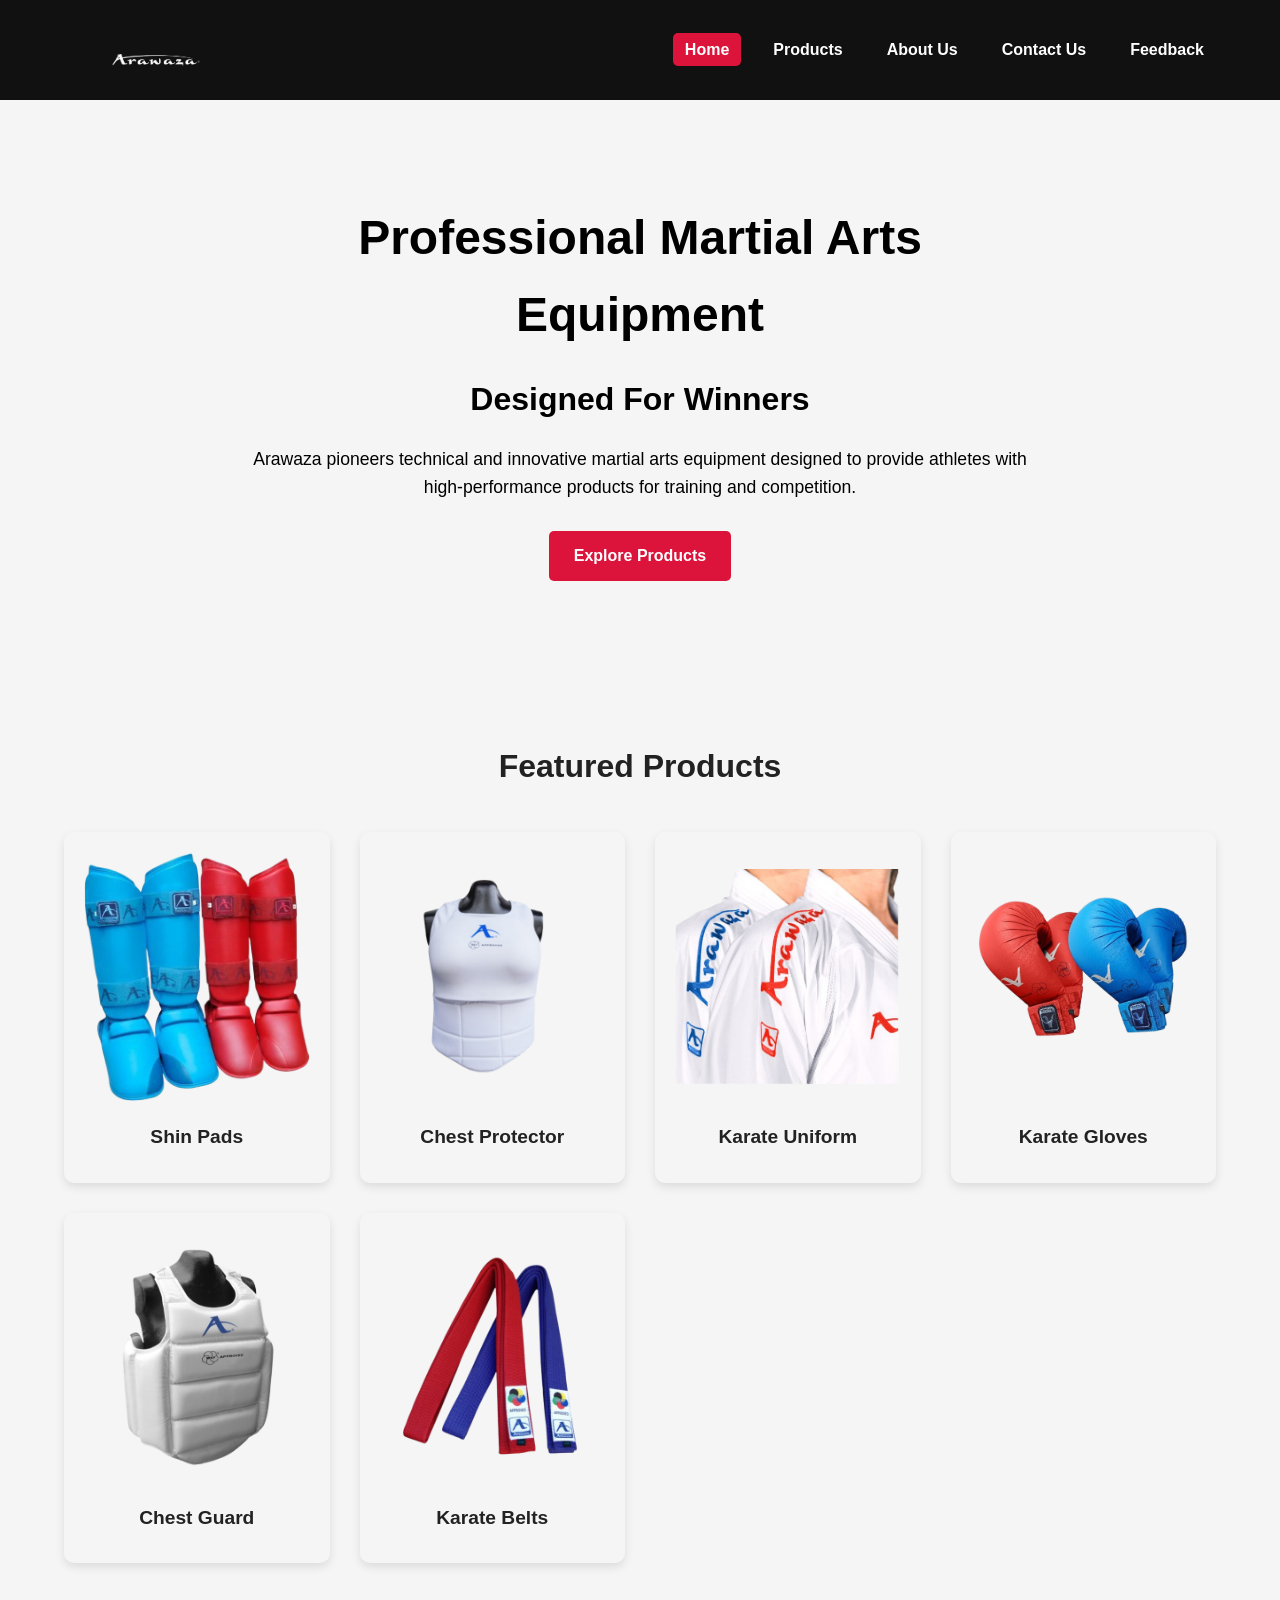
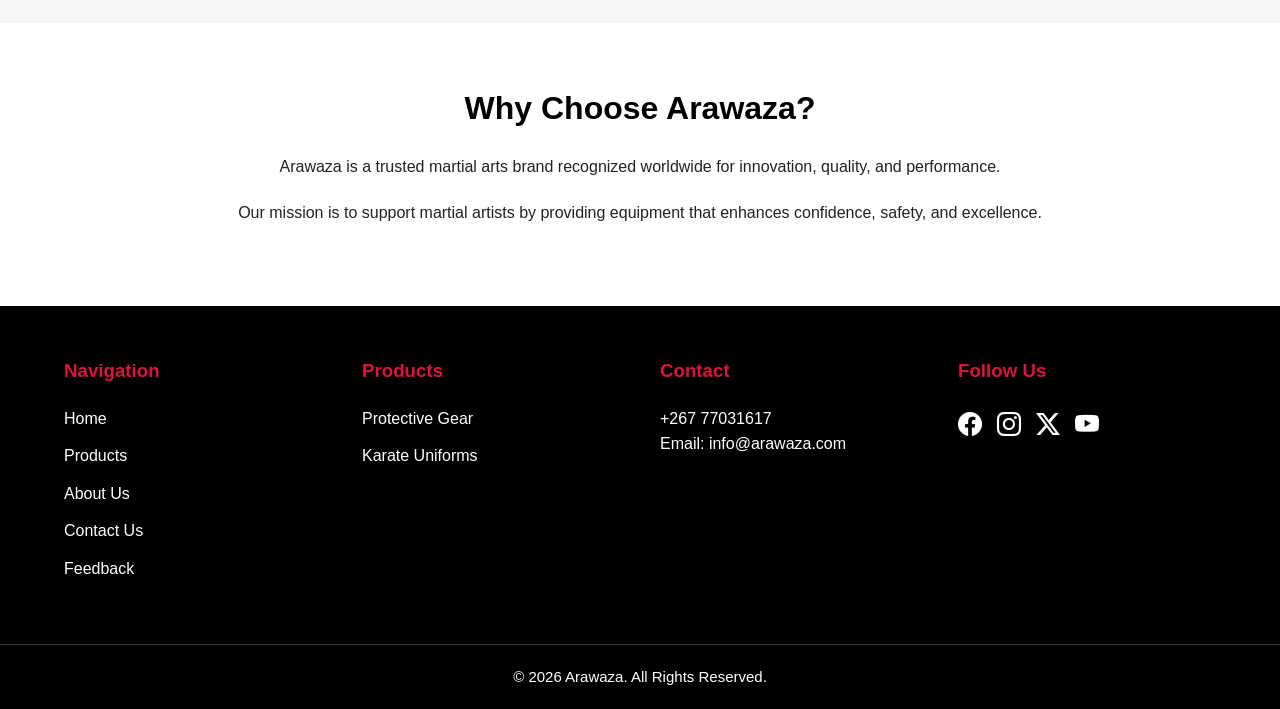
<file: index.html>
<!DOCTYPE html>
<html lang="en">

<head>

    <meta charset="UTF-8">

    <meta name="viewport"
    content="width=device-width, initial-scale=1.0">

    <title>Arawaza | Home</title>

    <!-- MAIN CSS -->
    <link rel="stylesheet"
    href="css/style.css">

    <!-- BOOTSTRAP ICONS -->
    <link rel="stylesheet"
    href="https://cdn.jsdelivr.net/npm/bootstrap-icons@1.11.3/font/bootstrap-icons.min.css">

</head>

<body>

    <!-- HEADER -->
    <header class="header">

        <!-- NAVIGATION -->
        <nav class="navbar">

            <!-- LOGO -->
            <section class="logo">

                <img src="images/logo.png"
                alt="Arawaza Logo"
                width="180"
                height="70">

            </section>

            <!-- NAVIGATION LINKS -->
            <ul class="nav-links">

                <li>
                    <a href="index.html"
                    class="active">
                        Home
                    </a>
                </li>

                <li>
                    <a href="products.html">
                        Products
                    </a>
                </li>

                <li>
                    <a href="about us.html">
                        About Us
                    </a>
                </li>

                <li>
                    <a href="contact us.html">
                        Contact Us
                    </a>
                </li>

                <li>
                    <a href="feedback.html">
                        Feedback
                    </a>
                </li>

            </ul>

        </nav>

    </header>

    <!-- MAIN CONTENT -->
    <main>

        <!-- HERO SECTION -->
        <section class="info">

            <!-- HERO CONTENT -->
            <article class="info-content">

                <h1>
                    Professional Martial Arts Equipment
                </h1>

                <h2>
                    Designed For Winners
                </h2>

                <p>
                    Arawaza pioneers technical and innovative
                    martial arts equipment designed to provide
                    athletes with high-performance products
                    for training and competition.
                </p>

                <a href="products.html"
                class="product-btn">
                    Explore Products
                </a>

            </article>

        </section>

        <!-- FEATURED PRODUCTS -->
        <section class="featured-products">

            <h2>
                Featured Products
            </h2>

            <!-- PRODUCT GRID -->
            <section class="product-grid">

                <!-- PRODUCT 1 -->
                <article class="product-card">

                    <img src="images/shin pads.png"
                    alt="Shin Pads"
                    width="250"
                    height="250">

                    <h3>
                        Shin Pads
                    </h3>

                </article>

                <!-- PRODUCT 2 -->
                <article class="product-card">

                    <img src="images/chest protector.png"
                    alt="Chest Protector"
                    width="250"
                    height="250">

                    <h3>
                        Chest Protector
                    </h3>

                </article>

                <!-- PRODUCT 3 -->
                <article class="product-card">

                    <img src="images/arawaza gi.png"
                    alt="Karate Uniform"
                    width="250"
                    height="250">

                    <h3>
                        Karate Uniform
                    </h3>

                </article>

                <!-- PRODUCT 4 -->
                <article class="product-card">

                    <img src="images/gloves.png"
                    alt="Karate Gloves"
                    width="250"
                    height="250">

                    <h3>
                        Karate Gloves
                    </h3>

                </article>

                <!-- PRODUCT 5 -->
                <article class="product-card">

                    <img src="images/chest gaurd.png"
                    alt="Chest Guard"
                    width="250"
                    height="250">

                    <h3>
                        Chest Guard
                    </h3>

                </article>

                <!-- PRODUCT 6 -->
                <article class="product-card">

                    <img src="images/belts.png"
                    alt="Karate Belts"
                    width="250"
                    height="250">

                    <h3>
                        Karate Belts
                    </h3>

                </article>

            </section>

        </section>

        <!-- COMPANY INFORMATION -->
        <section class="company-info">

            <article>

                <h2>
                    Why Choose Arawaza?
                </h2>

                <p>
                    Arawaza is a trusted martial arts brand
                    recognized worldwide for innovation,
                    quality, and performance.
                </p>

                <p>
                    Our mission is to support martial artists
                    by providing equipment that enhances
                    confidence, safety, and excellence.
                </p>

            </article>

        </section>

    </main>

    
    <!-- FOOTER -->
    <footer class="footer">

        <section class="footer-container">

            <!-- NAVIGATION -->
            <article class="footer-box">

                <h3>
                    Navigation
                </h3>

                <ul>

                    <li>
                        <a href="index.html">
                            Home
                        </a>
                    </li>

                    <li>
                        <a href="products.html">
                            Products
                        </a>
                    </li>

                    <li>
                        <a href="about us.html">
                            About Us
                        </a>
                    </li>

                    <li>
                        <a href="contact us.html">
                            Contact Us
                        </a>
                    </li>

                    <li>
                        <a href="feedback.html">
                            Feedback
                        </a>
                    </li>

                </ul>

            </article>

            <!-- PRODUCTS -->
            <article class="footer-box">

                <h3>
                    Products
                </h3>

                <ul>

                    <li>
                        <a href="#">
                            Protective Gear
                        </a>
                    </li>

                    <li>
                        <a href="#">
                            Karate Uniforms
                        </a>
                    </li>

                </ul>

            </article>

            <!-- CONTACT -->
            <article class="footer-box">

                <h3>
                    Contact
                </h3>

                <p>
                    +267 77031617
                </p>

                <p>
                    Email:
                    <a href="mailto:info@arawaza.com">info@arawaza.com</a>
                </p>

            </article>

            <!-- SOCIAL MEDIA -->
            <article class="footer-box">

                <h3>
                    Follow Us
                </h3>

                <section class="social-icons">

                    <a href="https://www.facebook.com/arawaza">
                        <i class="bi bi-facebook"></i>
                    </a>

                    <a href="https://www.instagram.com/arawaza_intl/">
                        <i class="bi bi-instagram"></i>
                    </a>

                    <a href="https://twitter.com/arawaza">
                        <i class="bi bi-twitter-x"></i>
                    </a>

                    <a href="https://www.youtube.com/channel/UCCpLAruYuJrFB9qGQUEV6tQ">
                        <i class="bi bi-youtube"></i>
                    </a>

                </section>

            </article>

        </section>

        <!-- COPYRIGHT -->
        <section class="copyright">

            <p>
                &copy; 2026 Arawaza.
                All Rights Reserved.
            </p>

        </section>

    </footer>

    
</body>

</html>
</file>
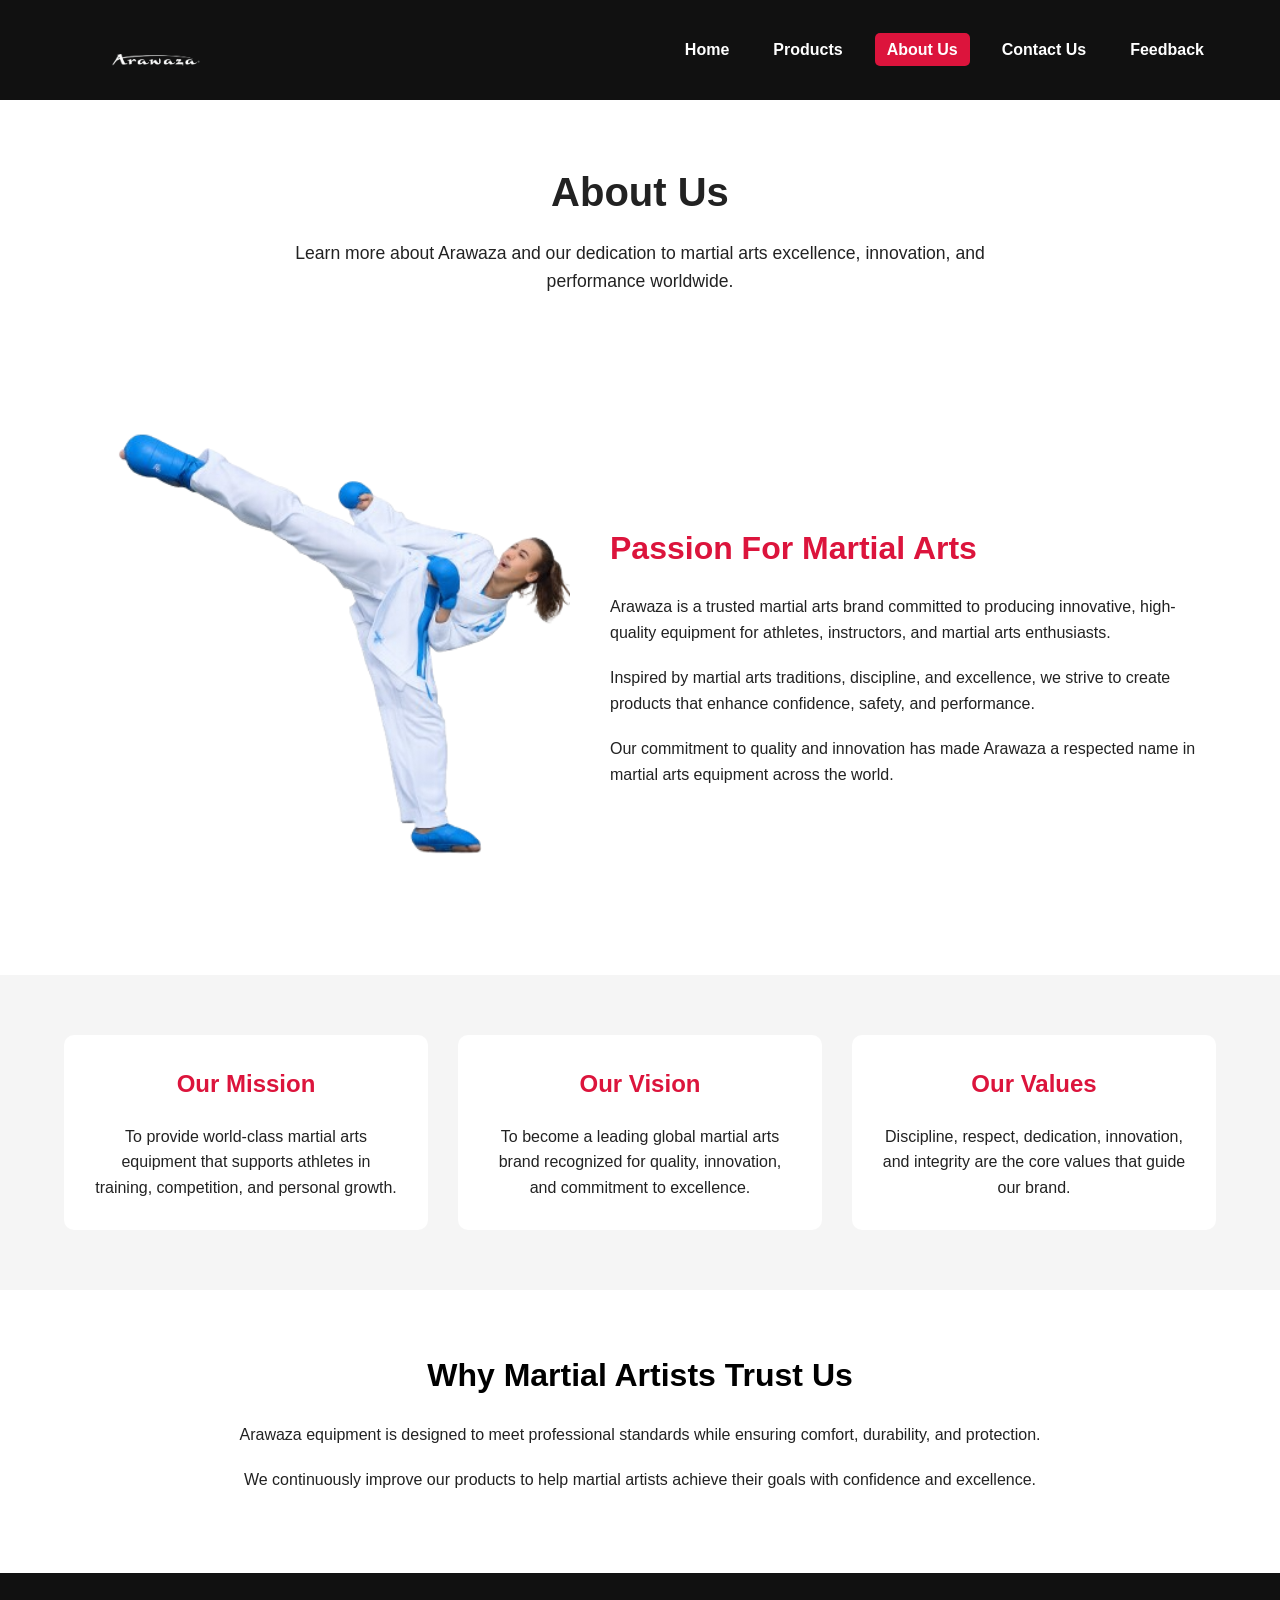
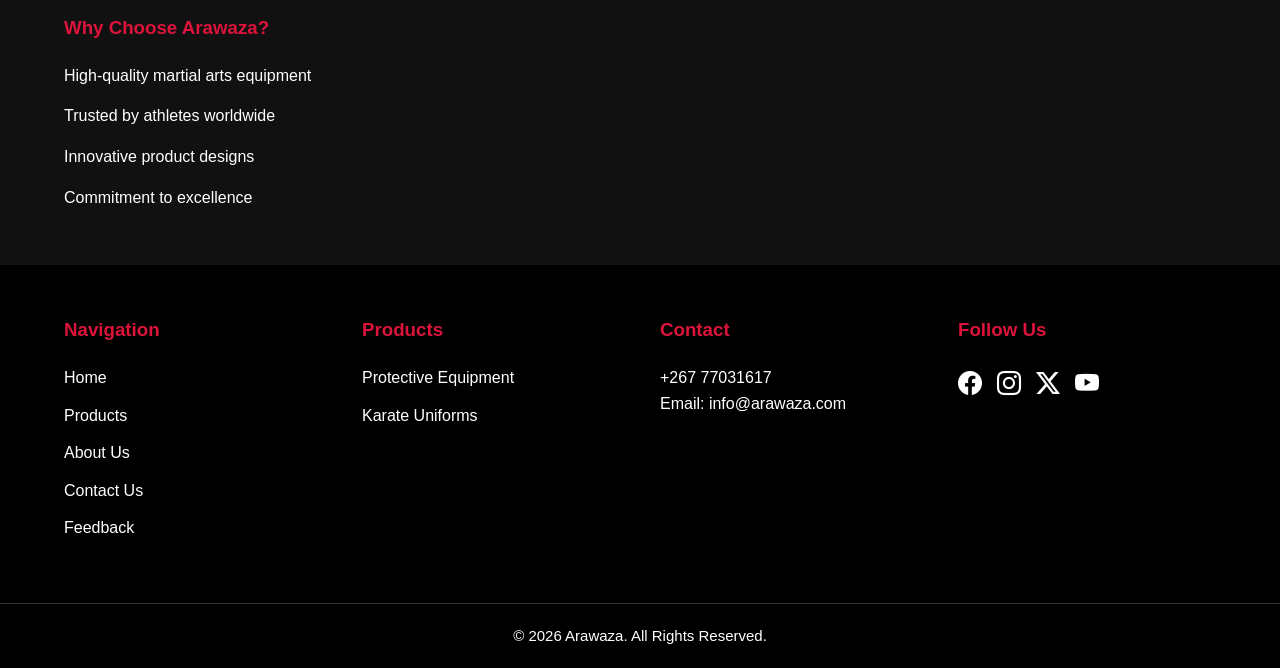
<file: about us.html>
<!DOCTYPE html>
<html lang="en">

<head>

    <meta charset="UTF-8">

    <meta name="viewport"
    content="width=device-width, initial-scale=1.0">

    <title>Arawaza | About Us</title>

    <!-- MAIN CSS -->
    <link rel="stylesheet"
    href="css/style.css">

    <!-- BOOTSTRAP ICONS -->
    <link rel="stylesheet"
    href="https://cdn.jsdelivr.net/npm/bootstrap-icons@1.11.3/font/bootstrap-icons.min.css">

</head>

<body>

    <!-- HEADER -->
    <header class="header">

        <!-- NAVIGATION -->
        <nav class="navbar">

            <!-- LOGO -->
            <section class="logo">

                <img src="images/logo.png"
                alt="Arawaza Logo"
                width="180"
                height="70">

            </section>

            <!-- NAV LINKS -->
            <ul class="nav-links">

                <li>
                    <a href="index.html">
                        Home
                    </a>
                </li>

                <li>
                    <a href="products.html">
                        Products
                    </a>
                </li>

                <li>
                    <a href="about us.html"
                    class="active">
                        About Us
                    </a>
                </li>

                <li>
                    <a href="contact us.html">
                        Contact Us
                    </a>
                </li>

                <li>
                    <a href="feedback.html">
                        Feedback
                    </a>
                </li>

            </ul>

        </nav>

    </header>

    <!-- MAIN CONTENT -->
    <main>

        <!-- PAGE TITLE -->
        <section class="page-title">

            <h1>
                About Us
            </h1>

            <p>
                Learn more about Arawaza and our dedication
                to martial arts excellence, innovation,
                and performance worldwide.
            </p>

        </section>

        <!-- ABOUT SECTION -->
        <section class="about-section">

            <!-- ABOUT IMAGE -->
            <article class="about-image">

                <img src="images/karate athlete.png"
                alt="Karate Athlete"
                width="500"
                height="500">

            </article>

            <!-- ABOUT CONTENT -->
            <article class="about-content">

                <h2>
                    Passion For Martial Arts
                </h2>

                <p>
                    Arawaza is a trusted martial arts brand
                    committed to producing innovative,
                    high-quality equipment for athletes,
                    instructors, and martial arts enthusiasts.
                </p>

                <p>
                    Inspired by martial arts traditions,
                    discipline, and excellence, we strive
                    to create products that enhance
                    confidence, safety, and performance.
                </p>

                <p>
                    Our commitment to quality and innovation
                    has made Arawaza a respected name in
                    martial arts equipment across the world.
                </p>

            </article>

        </section>

        <!-- MISSION SECTION -->
        <section class="mission-section">

            <!-- MISSION -->
            <article class="mission-box">

                <h2>
                    Our Mission
                </h2>

                <p>
                    To provide world-class martial arts
                    equipment that supports athletes in
                    training, competition, and personal growth.
                </p>

            </article>

            <!-- VISION -->
            <article class="mission-box">

                <h2>
                    Our Vision
                </h2>

                <p>
                    To become a leading global martial arts
                    brand recognized for quality, innovation,
                    and commitment to excellence.
                </p>

            </article>

            <!-- VALUES -->
            <article class="mission-box">

                <h2>
                    Our Values
                </h2>

                <p>
                    Discipline, respect, dedication,
                    innovation, and integrity are the
                    core values that guide our brand.
                </p>

            </article>

        </section>

        <!-- COMPANY INFORMATION -->
        <section class="company-info">

            <article>

                <h2>
                    Why Martial Artists Trust Us
                </h2>

                <p>
                    Arawaza equipment is designed to meet
                    professional standards while ensuring
                    comfort, durability, and protection.
                </p>

                <p>
                    We continuously improve our products
                    to help martial artists achieve their
                    goals with confidence and excellence.
                </p>

            </article>

        </section>

    </main>

    <aside class="quick-links">

        <h3>
            Why Choose Arawaza?
        </h3>

        <ul>

            <li>
                High-quality martial arts equipment
            </li>

            <li>
                Trusted by athletes worldwide
            </li>

            <li>
                Innovative product designs
            </li>

            <li>
                Commitment to excellence
            </li>

        </ul>

    </aside>

    <!-- FOOTER -->
    <footer class="footer">

        <section class="footer-container">

            <!-- NAVIGATION -->
            <article class="footer-box">

                <h3>
                    Navigation
                </h3>

                <ul>

                    <li>
                        <a href="index.html">
                            Home
                        </a>
                    </li>

                    <li>
                        <a href="products.html">
                            Products
                        </a>
                    </li>

                    <li>
                        <a href="about us.html">
                            About Us
                        </a>
                    </li>

                    <li>
                        <a href="contact us.html">
                            Contact Us
                        </a>
                    </li>

                    <li>
                        <a href="feedback.html">
                            Feedback
                        </a>
                    </li>

                </ul>

            </article>

            <!-- PRODUCTS -->
            <article class="footer-box">

                <h3>
                    Products
                </h3>

                <ul>

                    <li>
                        <a href="#">
                            Protective Equipment
                        </a>
                    </li>

                    <li>
                        <a href="#">
                            Karate Uniforms
                        </a>
                    </li>

                </ul>

            </article>

            <!-- CONTACT -->
            <article class="footer-box">

                <h3>
                    Contact
                </h3>

                <p>
                    +267 77031617
                </p>

                <p>
                    Email:
                    <a href="mailto:info@arawaza.com">info@arawaza.com</a>
                </p>

            </article>

            <!-- SOCIAL MEDIA -->
            <article class="footer-box">

                <h3>
                    Follow Us
                </h3>

                <section class="social-icons">

                    <a href="https://www.facebook.com/arawaza">
                        <i class="bi bi-facebook"></i>
                    </a>

                    <a href="https://www.instagram.com/arawaza_intl/">
                        <i class="bi bi-instagram"></i>
                    </a>

                    <a href="https://twitter.com/arawaza">
                        <i class="bi bi-twitter-x"></i>
                    </a>

                    <a href="https://www.youtube.com/channel/UCCpLAruYuJrFB9qGQUEV6tQ">
                        <i class="bi bi-youtube"></i>
                    </a>

                </section>

            </article>

        </section>

        <!-- COPYRIGHT -->
        <section class="copyright">

            <p>
                &copy; 2026 Arawaza.
                All Rights Reserved.
            </p>

        </section>

    </footer>
    
</body>

</html>
</file>
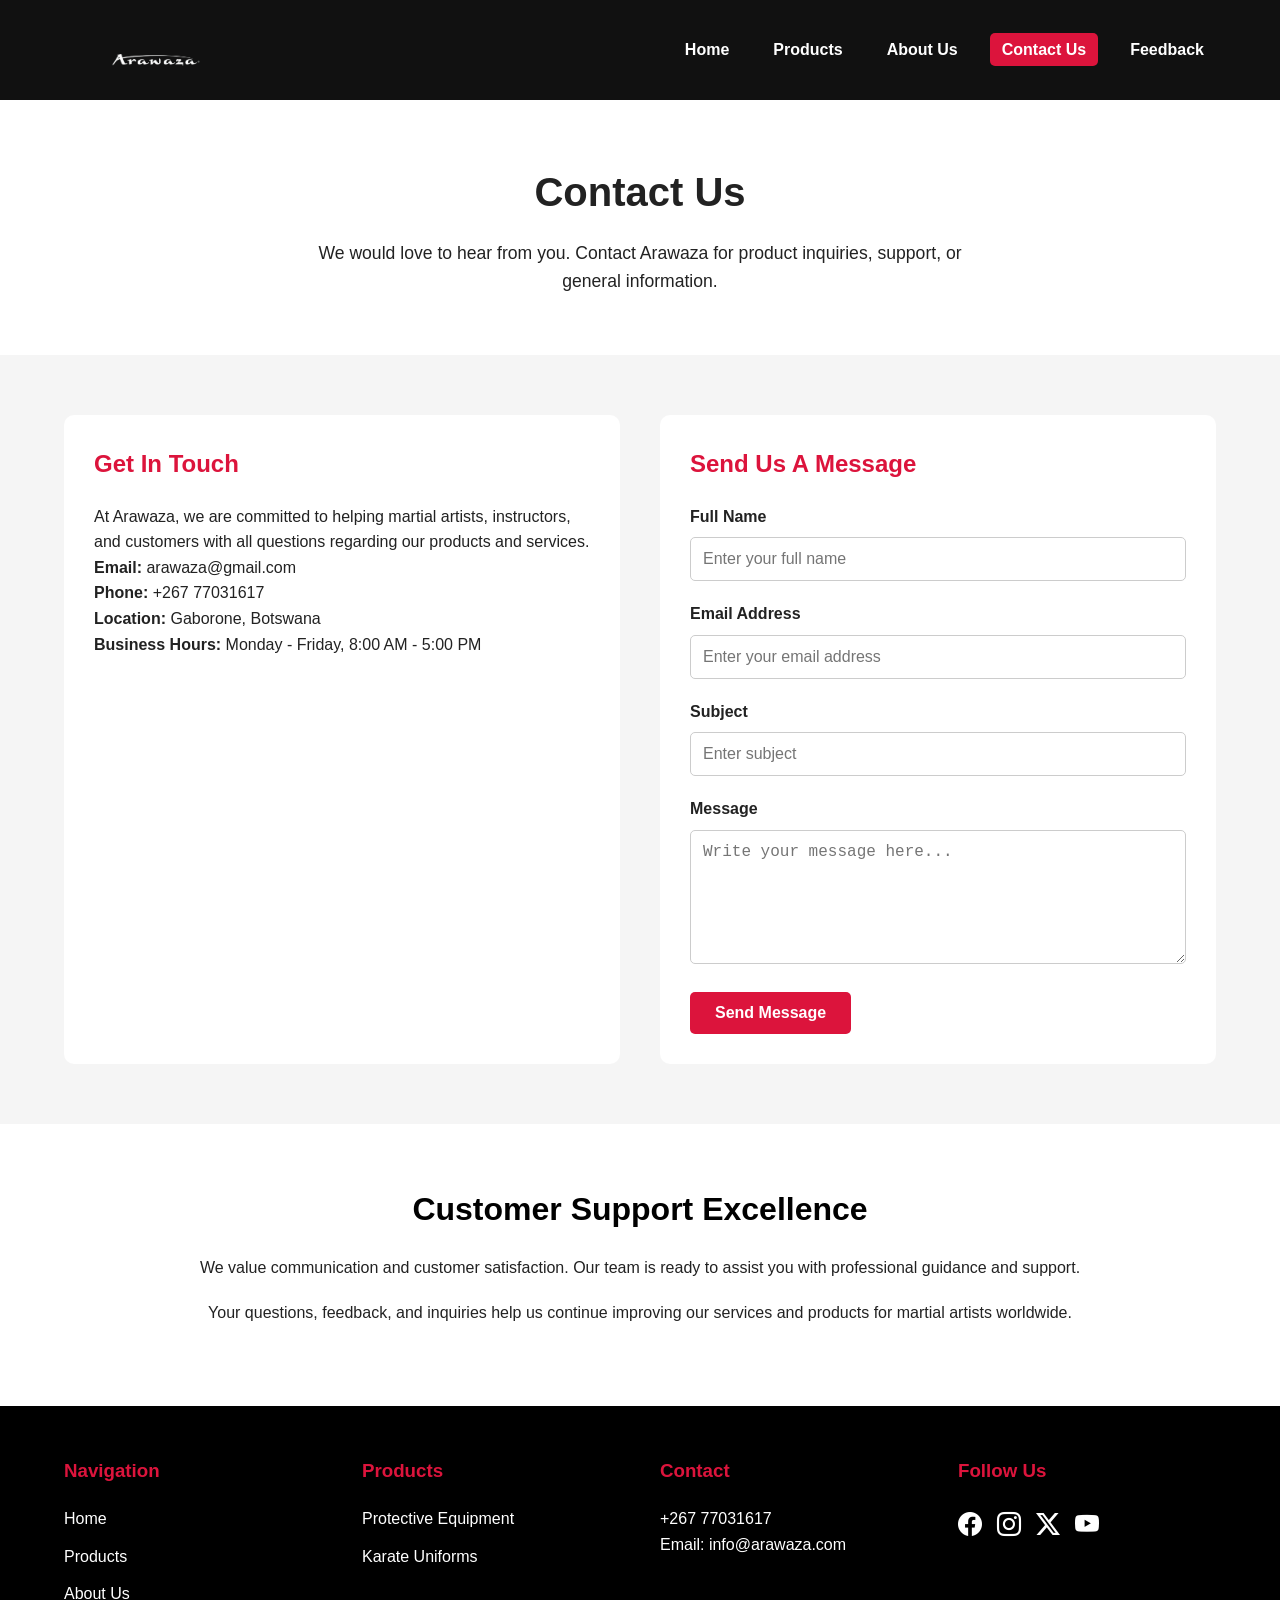
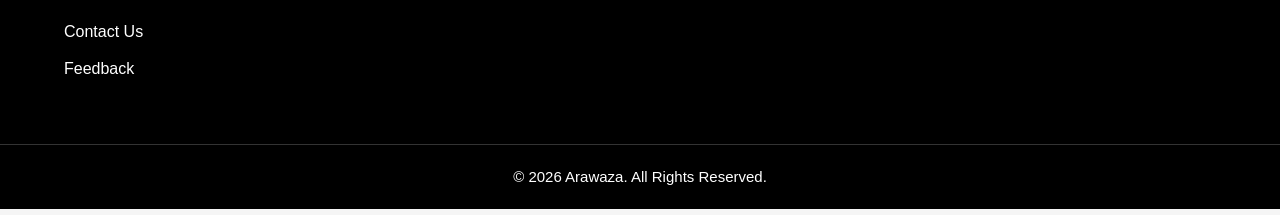
<file: contact us.html>
<!DOCTYPE html>
<html lang="en">

<head>

    <meta charset="UTF-8">

    <meta name="viewport"
    content="width=device-width, initial-scale=1.0">

    <title>Arawaza | Contact Us</title>

    <!-- MAIN CSS -->
    <link rel="stylesheet"
    href="css/style.css">

    <!-- BOOTSTRAP ICONS -->
    <link rel="stylesheet"
    href="https://cdn.jsdelivr.net/npm/bootstrap-icons@1.11.3/font/bootstrap-icons.min.css">

</head>

<body>

    <!-- HEADER -->
    <header class="header">

        <!-- NAVIGATION -->
        <nav class="navbar">

            <!-- LOGO -->
            <section class="logo">

                <img src="images/logo.png"
                alt="Arawaza Logo"
                width="180"
                height="70">

            </section>

            <!-- NAVIGATION LINKS -->
            <ul class="nav-links">

                <li>
                    <a href="index.html">
                        Home
                    </a>
                </li>

                <li>
                    <a href="products.html">
                        Products
                    </a>
                </li>

                <li>
                    <a href="about us.html">
                        About Us
                    </a>
                </li>

                <li>
                    <a href="contact us.html"
                    class="active">
                        Contact Us
                    </a>
                </li>

                <li>
                    <a href="feedback.html">
                        Feedback
                    </a>
                </li>

            </ul>

        </nav>

    </header>

    <!-- MAIN CONTENT -->
    <main>

        <!-- PAGE TITLE -->
        <section class="page-title">

            <h1>
                Contact Us
            </h1>

            <p>
                We would love to hear from you.
                Contact Arawaza for product inquiries,
                support, or general information.
            </p>

        </section>

        <!-- CONTACT SECTION -->
        <section class="contact-section">

            <!-- CONTACT INFORMATION -->
            <article class="contact-info">

                <h2>
                    Get In Touch
                </h2>

                <p>
                    At Arawaza, we are committed to helping
                    martial artists, instructors, and customers
                    with all questions regarding our products
                    and services.
                </p>

                <p>
                    <strong>Email:</strong>
                    arawaza@gmail.com
                </p>

                <p>
                    <strong>Phone:</strong>
                    +267 77031617
                </p>

                <p>
                    <strong>Location:</strong>
                    Gaborone, Botswana
                </p>

                <p>
                    <strong>Business Hours:</strong>
                    Monday - Friday,
                    8:00 AM - 5:00 PM
                </p>

            </article>

            <!-- CONTACT FORM -->
            <article class="contact-form">

                <h2>
                    Send Us A Message
                </h2>

                <form action="#"
                method="post">

                    <!-- NAME -->
                    <section class="form-group">

                        <label for="name">
                            Full Name
                        </label>

                        <input type="text"
                        id="name"
                        name="name"
                        placeholder="Enter your full name"
                        required>

                    </section>

                    <!-- EMAIL -->
                    <section class="form-group">

                        <label for="email">
                            Email Address
                        </label>

                        <input type="email"
                        id="email"
                        name="email"
                        placeholder="Enter your email address"
                        required>

                    </section>

                    <!-- SUBJECT -->
                    <section class="form-group">

                        <label for="subject">
                            Subject
                        </label>

                        <input type="text"
                        id="subject"
                        name="subject"
                        placeholder="Enter subject">

                    </section>

                    <!-- MESSAGE -->
                    <section class="form-group">

                        <label for="message">
                            Message
                        </label>

                        <textarea id="message"
                        name="message"
                        rows="6"
                        placeholder="Write your message here..."
                        required></textarea>

                    </section>

                    <!-- BUTTON -->
                    <button type="submit">

                        Send Message

                    </button>

                </form>

            </article>

        </section>

        <!-- COMPANY INFORMATION -->
        <section class="company-info">

            <article>

                <h2>
                    Customer Support Excellence
                </h2>

                <p>
                    We value communication and customer
                    satisfaction. Our team is ready to assist
                    you with professional guidance and support.
                </p>

                <p>
                    Your questions, feedback, and inquiries
                    help us continue improving our services
                    and products for martial artists worldwide.
                </p>

            </article>

        </section>

    </main>

   

    <!-- FOOTER -->
    <footer class="footer">

        <section class="footer-container">

            <!-- NAVIGATION -->
            <article class="footer-box">

                <h3>
                    Navigation
                </h3>

                <ul>

                    <li>
                        <a href="index.html">
                            Home
                        </a>
                    </li>

                    <li>
                        <a href="products.html">
                            Products
                        </a>
                    </li>

                    <li>
                        <a href="about us.html">
                            About Us
                        </a>
                    </li>

                    <li>
                        <a href="contact us.html">
                            Contact Us
                        </a>
                    </li>

                    <li>
                        <a href="feedback.html">
                            Feedback
                        </a>
                    </li>

                </ul>

            </article>

            <!-- PRODUCTS -->
            <article class="footer-box">

                <h3>
                    Products
                </h3>

                <ul>

                    <li>
                        <a href="#">
                            Protective Equipment
                        </a>
                    </li>

                    <li>
                        <a href="#">
                            Karate Uniforms
                        </a>
                    </li>

                </ul>

            </article>

            <!-- CONTACT -->
            <article class="footer-box">

                <h3>
                    Contact
                </h3>

                <p>
                    +267 77031617
                </p>

                <p>
                    Email:
                    <a href="mailto:info@arawaza.com">info@arawaza.com</a>
                </p>

            </article>

            <!-- SOCIAL MEDIA -->
            <article class="footer-box">

                <h3>
                    Follow Us
                </h3>

                <section class="social-icons">

                  <a href="https://www.facebook.com/arawaza">
                        <i class="bi bi-facebook"></i>
                    </a>

                    <a href="https://www.instagram.com/arawaza_intl/">
                        <i class="bi bi-instagram"></i>
                    </a>

                    <a href="https://twitter.com/arawaza">
                        <i class="bi bi-twitter-x"></i>
                    </a>

                    <a href="https://www.youtube.com/channel/UCCpLAruYuJrFB9qGQUEV6tQ">
                        <i class="bi bi-youtube"></i>
                    </a>

                </section>

            </article>

        </section>

        <!-- COPYRIGHT -->
        <section class="copyright">

            <p>
                &copy; 2026 Arawaza.
                All Rights Reserved.
            </p>

        </section>

    </footer>

    
</body>

</html>
</file>
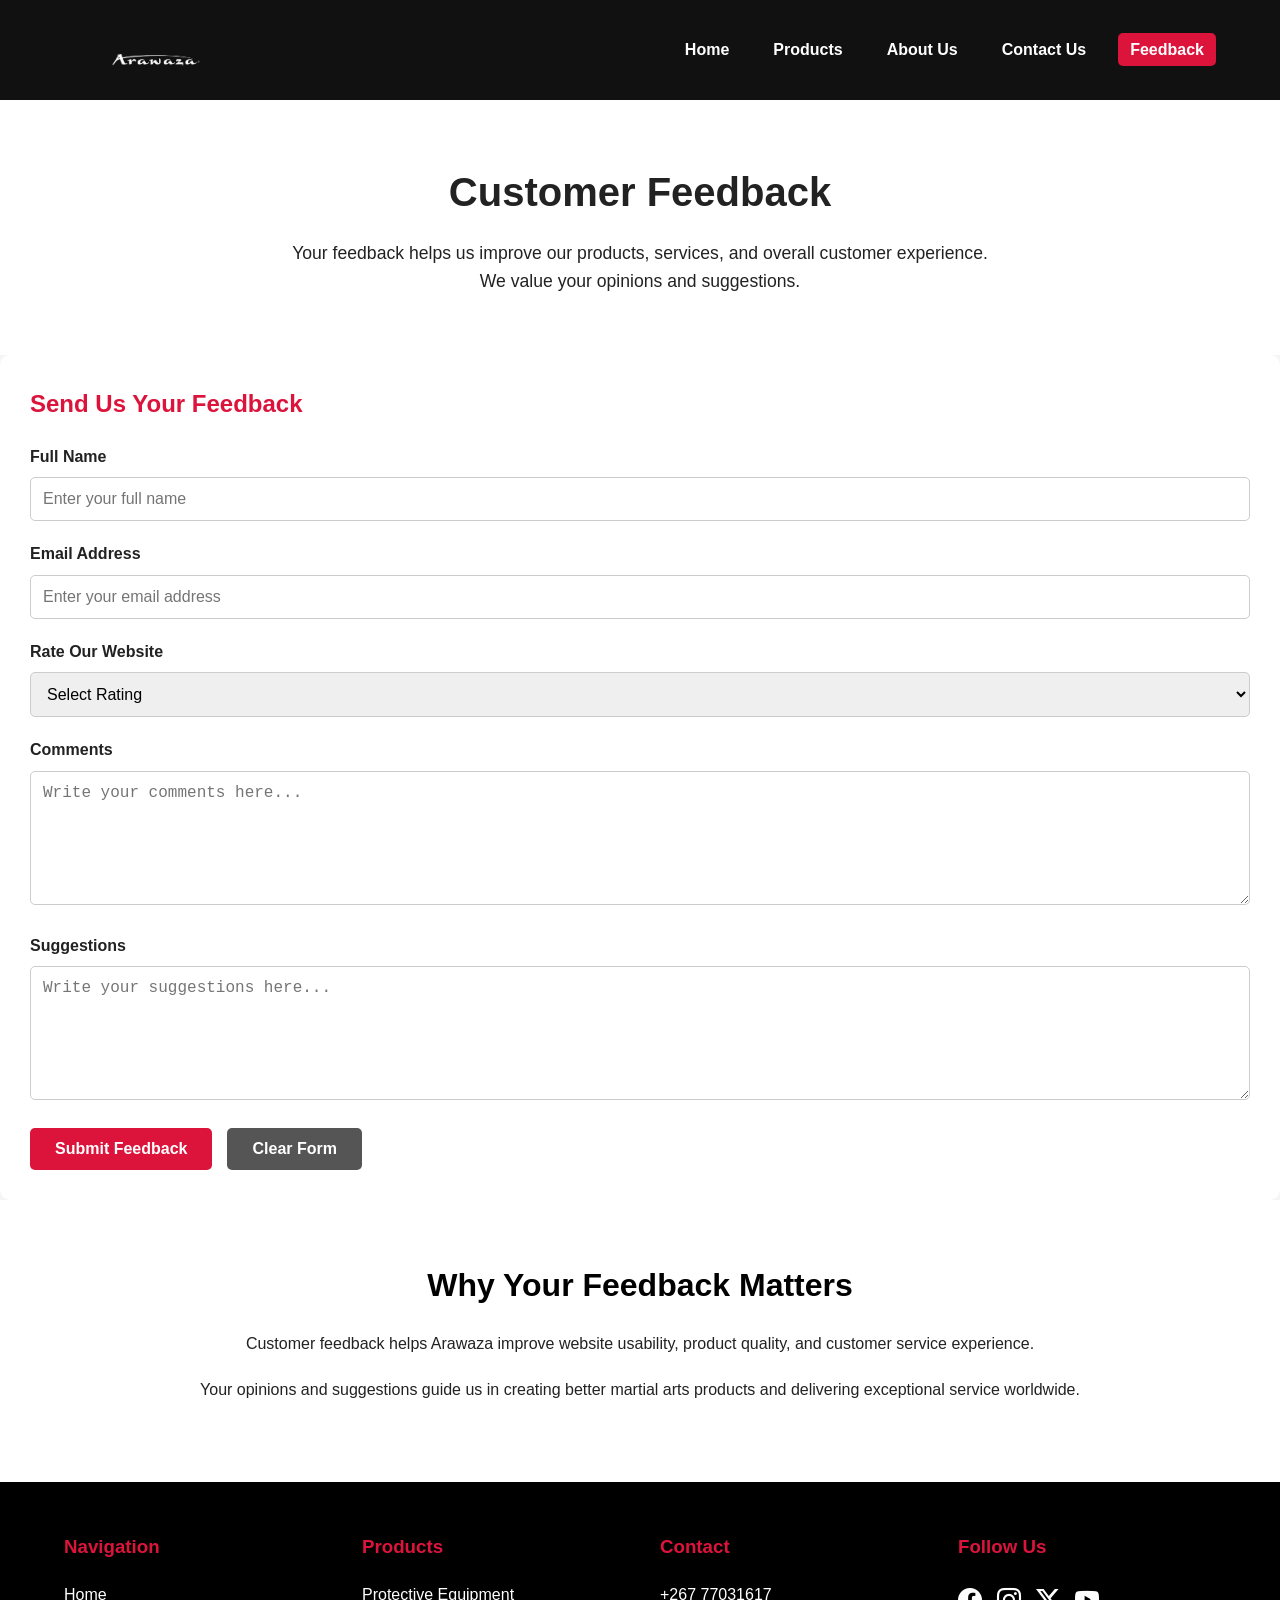
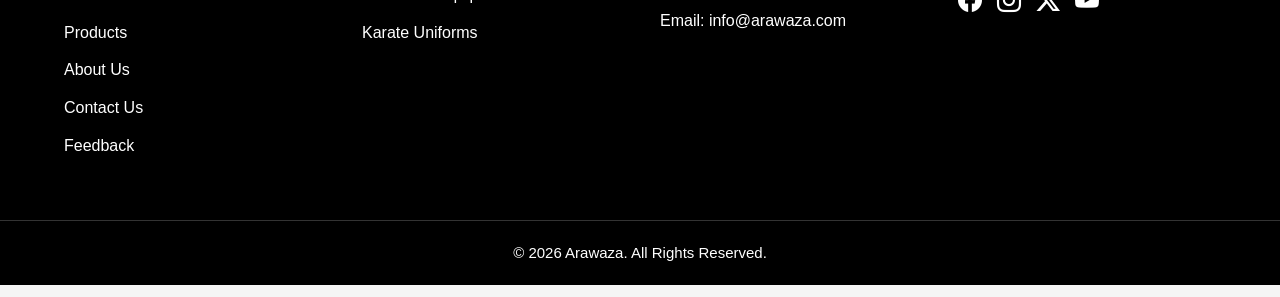
<file: feedback.html>
<!DOCTYPE html>
<html lang="en">

<head>

    <meta charset="UTF-8">

    <meta name="viewport"
    content="width=device-width, initial-scale=1.0">

    <title>Arawaza | Feedback</title>

    <!-- MAIN CSS -->
    <link rel="stylesheet"
    href="css/style.css">

    <!-- BOOTSTRAP ICONS -->
    <link rel="stylesheet"
    href="https://cdn.jsdelivr.net/npm/bootstrap-icons@1.11.3/font/bootstrap-icons.min.css">

</head>

<body>

    <!-- HEADER -->
    <header class="header">

        <!-- NAVIGATION -->
        <nav class="navbar">

            <!-- LOGO -->
            <section class="logo">

                <img src="images/logo.png"
                alt="Arawaza Logo"
                width="180"
                height="70">

            </section>

            <!-- NAVIGATION LINKS -->
            <ul class="nav-links">

                <li>
                    <a href="index.html">
                        Home
                    </a>
                </li>

                <li>
                    <a href="products.html">
                        Products
                    </a>
                </li>

                <li>
                    <a href="about us.html">
                        About Us
                    </a>
                </li>

                <li>
                    <a href="contact us.html">
                        Contact Us
                    </a>
                </li>

                <li>
                    <a href="feedback.html"
                    class="active">
                        Feedback
                    </a>
                </li>

            </ul>

        </nav>

    </header>

    <!-- MAIN CONTENT -->
    <main>

        <!-- PAGE TITLE -->
        <section class="page-title">

            <h1>
                Customer Feedback
            </h1>

            <p>
                Your feedback helps us improve our products,
                services, and overall customer experience.
                We value your opinions and suggestions.
            </p>

        </section>

        <!-- FEEDBACK SECTION -->
        <section class="feedback-section">

            <!-- FEEDBACK FORM -->
            <article class="feedback-form-container">

                <h2>
                    Send Us Your Feedback
                </h2>

                <form action="#"method="post"onsubmit="return validateForm()">

                    <!-- NAME -->
                    <section class="form-group">

                        <label for="name">
                            Full Name
                        </label>

                        <input type="text"
                        id="name"
                        name="name"
                        placeholder="Enter your full name"
                        required>

                    </section>

                    <!-- EMAIL -->
                    <section class="form-group">

                        <label for="email">
                            Email Address
                        </label>

                        <input type="email"
                        id="email"
                        name="email"
                        placeholder="Enter your email address"
                        required>

                    </section>

                    <!-- RATING -->
                    <section class="form-group">

                        <label for="rating">
                            Rate Our Website
                        </label>

                        <select id="rating"
                        name="rating"
                        required>

                            <option value="">
                                Select Rating
                            </option>

                            <option value="excellent">
                                Excellent
                            </option>

                            <option value="good">
                                Good
                            </option>

                            <option value="average">
                                Average
                            </option>

                            <option value="poor">
                                Poor
                            </option>

                        </select>

                    </section>

                    <!-- COMMENTS -->
                    <section class="form-group">

                        <label for="comments">
                            Comments
                        </label>

                        <textarea id="comments"
                        name="comments"
                        rows="6"
                        placeholder="Write your comments here..."
                        required></textarea>

                    </section>

                    <!-- SUGGESTIONS -->
                    <section class="form-group">

                        <label for="suggestions">
                            Suggestions
                        </label>

                        <textarea id="suggestions"
                        name="suggestions"
                        rows="6"
                        placeholder="Write your suggestions here..."></textarea>

                    </section>

                    <!-- BUTTONS -->
                    <section class="button-group">

                        <button type="submit">

                            Submit Feedback

                        </button>

                        <button type="reset"
                        class="clear-btn">

                            Clear Form

                        </button>

                    </section>

                </form>

            </article>

        </section>

        <!-- COMPANY INFORMATION -->
        <section class="company-info">

            <article>

                <h2>
                    Why Your Feedback Matters
                </h2>

                <p>
                    Customer feedback helps Arawaza improve
                    website usability, product quality,
                    and customer service experience.
                </p>

                <p>
                    Your opinions and suggestions guide us
                    in creating better martial arts products
                    and delivering exceptional service
                    worldwide.
                </p>

            </article>

        </section>

    </main>

   

    <!-- FOOTER -->
    <footer class="footer">

        <section class="footer-container">

            <!-- NAVIGATION -->
            <article class="footer-box">

                <h3>
                    Navigation
                </h3>

                <ul>

                    <li>
                        <a href="index.html">
                            Home
                        </a>
                    </li>

                    <li>
                        <a href="products.html">
                            Products
                        </a>
                    </li>

                    <li>
                        <a href="about us.html">
                            About Us
                        </a>
                    </li>

                    <li>
                        <a href="contact us.html">
                            Contact Us
                        </a>
                    </li>

                    <li>
                        <a href="feedback.html">
                            Feedback
                        </a>
                    </li>

                </ul>

            </article>

            <!-- PRODUCTS -->
            <article class="footer-box">

                <h3>
                    Products
                </h3>

                <ul>

                    <li>
                        <a href="#">
                            Protective Equipment
                        </a>
                    </li>

                    <li>
                        <a href="#">
                            Karate Uniforms
                        </a>
                    </li>

                </ul>

            </article>

            <!-- CONTACT -->
            <article class="footer-box">

                <h3>
                    Contact
                </h3>

                <p>
                    +267 77031617
                </p>

                <p>
                    Email:
                    <a href="mailto:info@arawaza.com">info@arawaza.com</a>
                </p>

            </article>

            <!-- SOCIAL MEDIA -->
            <article class="footer-box">

                <h3>
                    Follow Us
                </h3>

                <section class="social-icons">

                    <a href="https://www.facebook.com/arawaza">
                        <i class="bi bi-facebook"></i>
                    </a>

                    <a href="https://www.instagram.com/arawaza_intl/">
                        <i class="bi bi-instagram"></i>
                    </a>

                    <a href="https://twitter.com/arawaza">
                        <i class="bi bi-twitter-x"></i>
                    </a>

                    <a href="https://www.youtube.com/channel/UCCpLAruYuJrFB9qGQUEV6tQ">
                        <i class="bi bi-youtube"></i>
                    </a>
                </section>

            </article>

        </section>

        <!-- COPYRIGHT -->
        <section class="copyright">

            <p>
                &copy; 2026 Arawaza.
                All Rights Reserved.
            </p>

        </section>

    </footer>

</body>

</html>
</file>
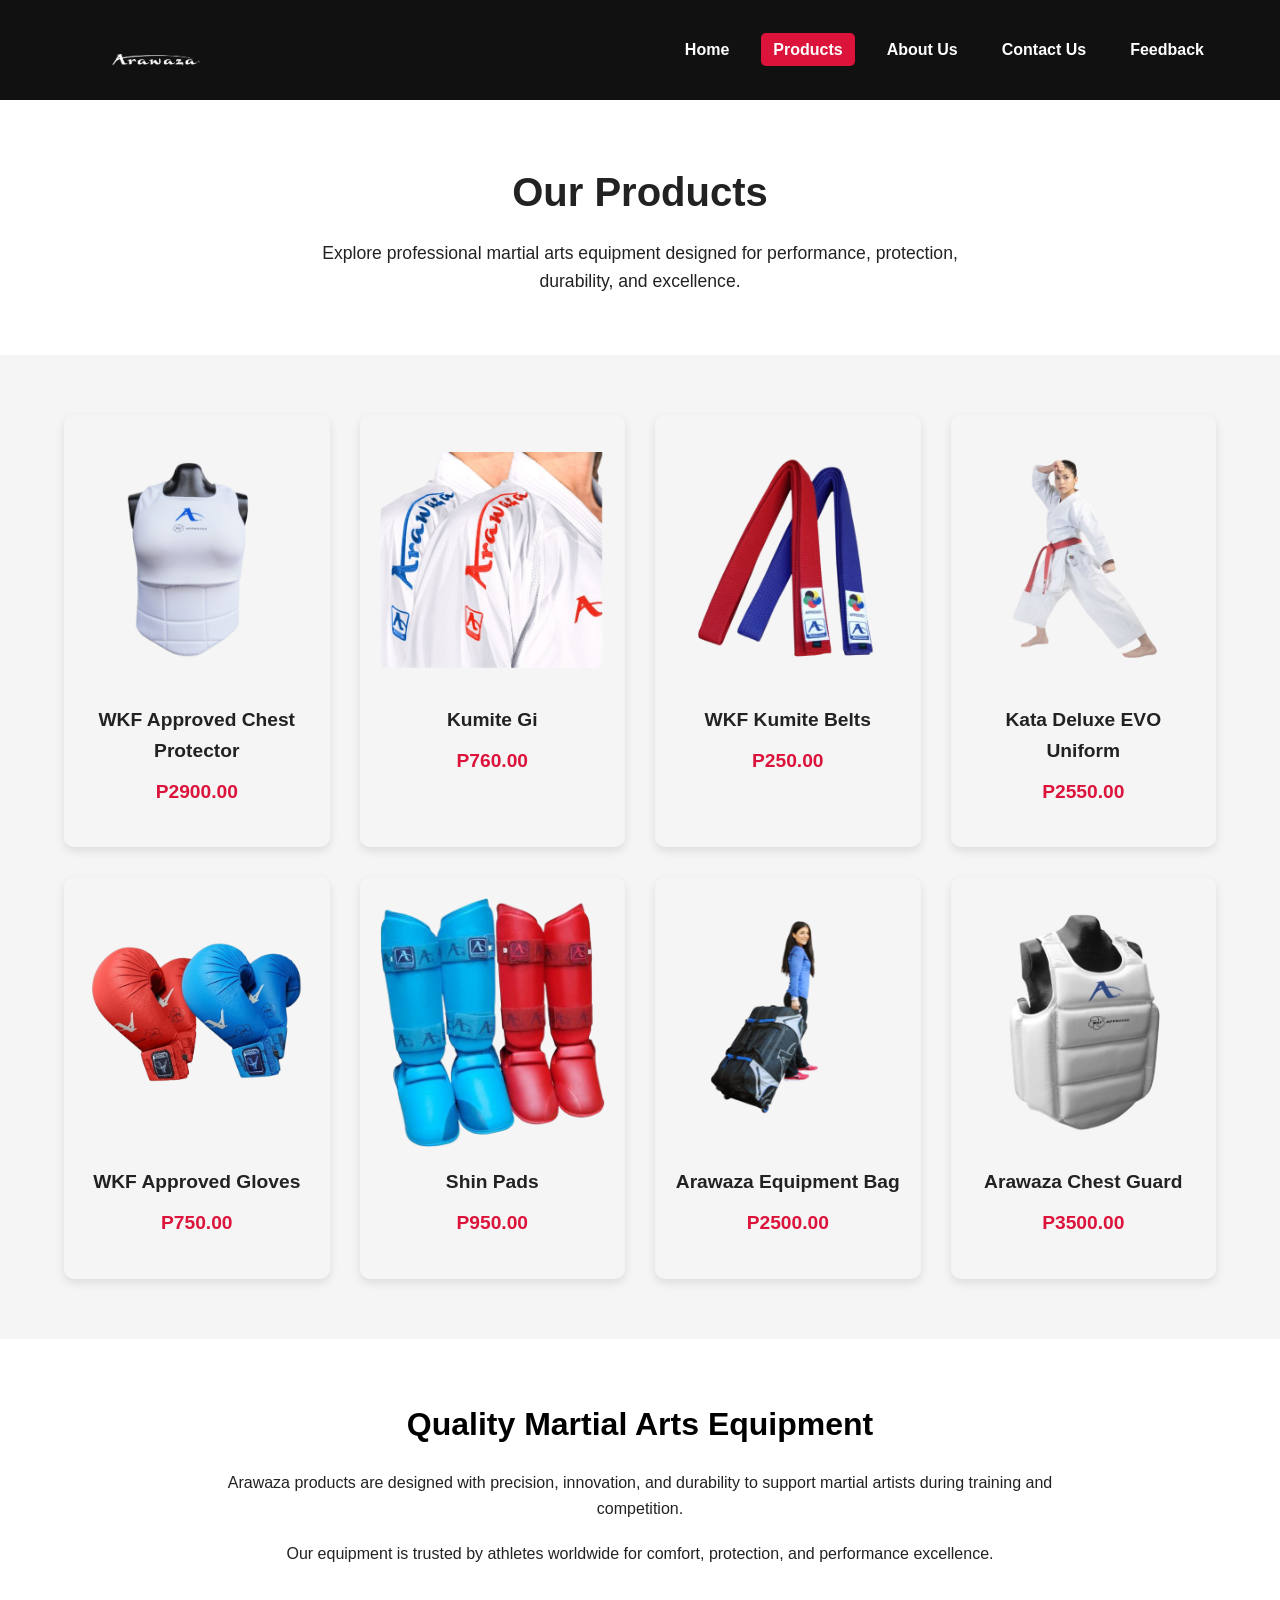
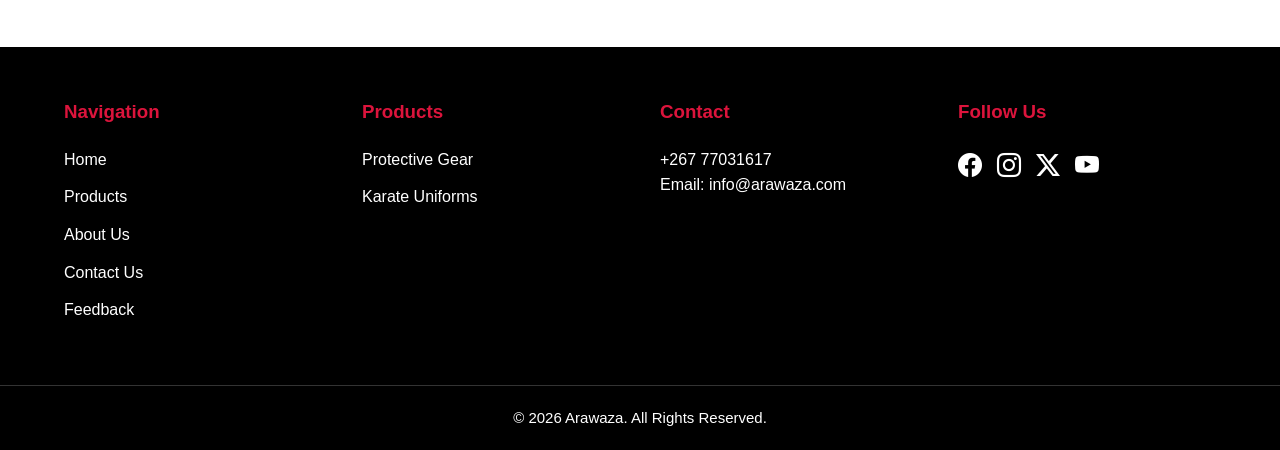
<file: products.html>
<!DOCTYPE html>
<html lang="en">

<head>

    <meta charset="UTF-8">

    <meta name="viewport"
    content="width=device-width, initial-scale=1.0">

    <title>Arawaza | Products</title>

    <!-- MAIN CSS -->
    <link rel="stylesheet"
    href="css/style.css">

    <!-- BOOTSTRAP ICONS -->
    <link rel="stylesheet"
    href="https://cdn.jsdelivr.net/npm/bootstrap-icons@1.11.3/font/bootstrap-icons.min.css">

</head>

<body>

    <!-- HEADER -->
    <header class="header">

        <!-- NAVIGATION -->
        <nav class="navbar">

            <!-- LOGO -->
            <section class="logo">

                <img src="images/logo.png"
                alt="Arawaza Logo"
                width="180"
                height="70">

            </section>

            <!-- NAV LINKS -->
            <ul class="nav-links">

                <li>
                    <a href="index.html">
                        Home
                    </a>
                </li>

                <li>
                    <a href="products.html"
                    class="active">
                        Products
                    </a>
                </li>

                <li>
                    <a href="about us.html">
                        About Us
                    </a>
                </li>

                <li>
                    <a href="contact us.html">
                        Contact Us
                    </a>
                </li>

                <li>
                    <a href="feedback.html">
                        Feedback
                    </a>
                </li>

            </ul>

        </nav>

    </header>

    <!-- MAIN CONTENT -->
    <main>

        <!-- PAGE TITLE -->
        <section class="page-title">

            <h1>
                Our Products
            </h1>

            <p>
                Explore professional martial arts equipment
                designed for performance, protection,
                durability, and excellence.
            </p>

        </section>

        <!-- PRODUCTS SECTION -->
        <section class="products-section">

            <!-- PRODUCTS GRID -->
            <section class="products-grid">

                <!-- PRODUCT 1 -->
                <article class="product-card">

                    <img src="images/chest protector.png"
                    alt="WKF Approved Chest Protector"
                    width="250"
                    height="250">

                    <h2>
                        WKF Approved Chest Protector
                    </h2>

                    <p class="price">
                        P2900.00
                    </p>

            

                </article>

                <!-- PRODUCT 2 -->
                <article class="product-card">

                    <img src="images/arawaza gi.png"
                    alt="Kumite Gi"
                    width="250"
                    height="250">

                    <h2>
                        Kumite Gi
                    </h2>

                    <p class="price">
                        P760.00
                    </p>

                    
                </article>

                <!-- PRODUCT 3 -->
                <article class="product-card">

                    <img src="images/belts.png"
                    alt="WKF Kumite Belts"
                    width="250"
                    height="250">

                    <h2>
                        WKF Kumite Belts
                    </h2>

                    <p class="price">
                        P250.00
                    </p>

                    

                </article>

                <!-- PRODUCT 4 -->
                <article class="product-card">

                    <img src="images/kata gi.png"
                    alt="Kata Deluxe EVO Uniform"
                    width="250"
                    height="250">

                    <h2>
                        Kata Deluxe EVO Uniform
                    </h2>

                    <p class="price">
                        P2550.00
                    </p>

                   

                </article>

                <!-- PRODUCT 5 -->
                <article class="product-card">

                    <img src="images/gloves.png"
                    alt="WKF Approved Gloves"
                    width="250"
                    height="250">

                    <h2>
                        WKF Approved Gloves
                    </h2>

                    <p class="price">
                        P750.00
                    </p>

                    

                </article>

                <!-- PRODUCT 6 -->
                <article class="product-card">

                    <img src="images/shin pads.png"
                    alt="Shin Pads"
                    width="250"
                    height="250">

                    <h2>
                        Shin Pads
                    </h2>

                    <p class="price">
                        P950.00
                    </p>

                    

                </article>

                <!-- PRODUCT 7 -->
                <article class="product-card">

                    <img src="images/arawaza equipment bag.png"
                    alt="Arawaza Equipment Bag"
                    width="250"
                    height="250">

                    <h2>
                        Arawaza Equipment Bag
                    </h2>

                    <p class="price">
                        P2500.00
                    </p>

                  

                </article>

                <!-- PRODUCT 8 -->
                <article class="product-card">

                    <img src="images/chest gaurd.png"
                    alt="Arawaza Chest Guard"
                    width="250"
                    height="250">

                    <h2>
                        Arawaza Chest Guard
                    </h2>

                    <p class="price">
                        P3500.00
                    </p>

                  

                </article>

            </section>

        </section>

        <!-- PRODUCT INFORMATION -->
        <section class="company-info">

            <article>

                <h2>
                    Quality Martial Arts Equipment
                </h2>

                <p>
                    Arawaza products are designed with
                    precision, innovation, and durability
                    to support martial artists during
                    training and competition.
                </p>

                <p>
                    Our equipment is trusted by athletes
                    worldwide for comfort, protection,
                    and performance excellence.
                </p>

            </article>

        </section>

    </main>

    

    <!-- FOOTER -->
    <footer class="footer">

        <section class="footer-container">

            <!-- NAVIGATION -->
            <article class="footer-box">

                <h3>
                    Navigation
                </h3>

                <ul>

                    <li>
                        <a href="index.html">
                            Home
                        </a>
                    </li>

                    <li>
                        <a href="products.html">
                            Products
                        </a>
                    </li>

                    <li>
                        <a href="about us.html">
                            About Us
                        </a>
                    </li>

                    <li>
                        <a href="contact us.html">
                            Contact Us
                        </a>
                    </li>

                    <li>
                        <a href="feedback.html">
                            Feedback
                        </a>
                    </li>

                </ul>

            </article>

            <!-- PRODUCTS -->
            <article class="footer-box">

                <h3>
                    Products
                </h3>

                <ul>

                    <li>
                        <a href="#">
                            Protective Gear
                        </a>
                    </li>

                    <li>
                        <a href="#">
                            Karate Uniforms
                        </a>
                    </li>

                </ul>

            </article>

            <!-- CONTACT -->
            <article class="footer-box">

                <h3>
                    Contact
                </h3>

                <p>
                    +267 77031617
                </p>

                <p>
                    Email:
              <a href="mailto:info@arawaza.com">info@arawaza.com</a>  
                </p>
            

            </article>

            <!-- SOCIAL MEDIA -->
            <article class="footer-box">

                <h3>
                    Follow Us
                </h3>

                <section class="social-icons">

                    <a href="https://www.facebook.com/arawaza">
                        <i class="bi bi-facebook"></i>
                    </a>

                    <a href="https://www.instagram.com/arawaza_intl/">
                        <i class="bi bi-instagram"></i>
                    </a>

                    <a href="https://twitter.com/arawaza">
                        <i class="bi bi-twitter-x"></i>
                    </a>

                    <a href="https://www.youtube.com/channel/UCCpLAruYuJrFB9qGQUEV6tQ">
                        <i class="bi bi-youtube"></i>
                    </a>
                </section>

            </article>

        </section>

        <!-- COPYRIGHT -->
        <section class="copyright">

            <p>
                &copy; 2026 Arawaza.
                All Rights Reserved.
            </p>

        </section>

    </footer>

    
</body>

</html>
</file>
<file: css/style.css>
/* =========================
   GLOBAL STYLES
========================= */

*{
    margin: 0;
    padding: 0;
    box-sizing: border-box;
}

html{
    scroll-behavior: smooth;
}

body{
    font-family: Arial, Helvetica, sans-serif;
    line-height: 1.6;
    background-color: #f5f5f5;
    color: #222;
}

/* =========================
   IMAGES
========================= */

img{
    max-width: 100%;
    height: auto;
    display: block;
    object-fit: cover;
}

/* =========================
   LINKS
========================= */

a{
    text-decoration: none;
    transition: 0.3s ease;
}

/* =========================
   HEADER
========================= */

.header{
    background-color: #111;
    padding: 15px 5%;
    position: sticky;
    top: 0;
    z-index: 1000;
}

/* =========================
   NAVBAR
========================= */

.navbar{
    display: flex;
    justify-content: space-between;
    align-items: center;
    flex-wrap: wrap;
    gap: 20px;
}

/* =========================
   LOGO
========================= */

.logo img{
    width: 180px;
    height: 70px;
    object-fit: contain;
}

/* =========================
   NAV LINKS
========================= */

.nav-links{
    display: flex;
    list-style: none;
    gap: 20px;
    flex-wrap: wrap;
}

.nav-links a{
    color: white;
    font-size: 16px;
    font-weight: bold;
    padding: 8px 12px;
    border-radius: 5px;
}

.nav-links a:hover{
    background-color: crimson;
}

.nav-links .active{
    background-color: crimson;
}

/* =========================
   HERO SECTION
========================= */

.info{
    
    color: black;
    text-align: center;
    padding: 100px 20px;
}

.info-content{
    max-width: 800px;
    margin: auto;
}

.info h1{
    font-size: 3rem;
    margin-bottom: 20px;
}

.info h2{
    font-size: 2rem;
    margin-bottom: 20px;
    color: black;
}

.info p{
    font-size: 1.1rem;
    margin-bottom: 30px;
}

/* =========================
   BUTTONS
========================= */

.product-btn,
button{
    display: inline-block;
    background-color: crimson;
    color: white;
    padding: 12px 25px;
    border: none;
    border-radius: 5px;
    cursor: pointer;
    transition: 0.3s ease;
    font-size: 16px;
    font-weight: bold;
}

.product-btn:hover,
button:hover{
    background-color: #990000;
    transform: translateY(-3px);
}

.clear-btn{
    background-color: #555;
}

.clear-btn:hover{
    background-color: #222;
}

/* =========================
   PAGE TITLE
========================= */

.page-title{
    text-align: center;
    padding: 60px 20px;
    background-color: white;
}

.page-title h1{
    font-size: 2.5rem;
    margin-bottom: 15px;
}

.page-title p{
    max-width: 700px;
    margin: auto;
    font-size: 1.1rem;
}

/* =========================
   FEATURED PRODUCTS
========================= */

.featured-products,
.products-section{
    padding: 60px 5%;
}

.featured-products h2,
.products-section h2{
    text-align: center;
    margin-bottom: 40px;
    font-size: 2rem;
}

/* =========================
   PRODUCT GRID
========================= */

.product-grid,
.products-grid{
    display: grid;
    grid-template-columns: repeat(auto-fit,
    minmax(250px, 1fr));
    gap: 30px;
}

/* =========================
   PRODUCT CARD
========================= */

.product-card{
    background-color:light gray;
    padding: 20px;
    border-radius: 10px;
    text-align: center;
    transition: 0.3s ease;
    box-shadow: 0 4px 10px rgba(0,0,0,0.1);
}

.product-card:hover{
    transform: translateY(-10px);
}

.product-card img{
    width: 250px;
    height: 250px;
    margin: auto;
    object-fit: contain;
    margin-bottom: 20px;
}

.product-card h2,
.product-card h3{
    margin-bottom: 10px;
    font-size: 1.2rem;
}

.price{
    color: crimson;
    font-size: 1.2rem;
    font-weight: bold;
    margin-bottom: 20px;
}

/* =========================
   ABOUT SECTION
========================= */

.about-section{
    display: flex;
    align-items: center;
    justify-content: center;
    gap: 40px;
    padding: 60px 5%;
    flex-wrap: wrap;
    background-color:white;
}

.about-image img{
    width: 500px;
    height: 500px;
    border-radius: 10px;
    background-color:light gray;
    
}

.about-content{
    max-width: 600px;
}

.about-content h2{
    margin-bottom: 20px;
    font-size: 2rem;
    color: crimson;
}

.about-content p{
    margin-bottom: 20px;
}

/* =========================
   MISSION SECTION
========================= */

.mission-section{
    display: grid;
    grid-template-columns: repeat(auto-fit,
    minmax(250px,1fr));
    gap: 30px;
    padding: 60px 5%;
}

.mission-box{
    background-color: white;
    padding: 30px;
    border-radius: 10px;
    text-align: center;
    transition: 0.3s ease;
}

.mission-box:hover{
    transform: translateY(-8px);
}

.mission-box h2{
    color: crimson;
    margin-bottom: 20px;
}

/* =========================
   CONTACT SECTION
========================= */

.contact-section{
    display: flex;
    gap: 40px;
    padding: 60px 5%;
    flex-wrap: wrap;
}

.contact-info,
.contact-form,
.feedback-form-container{
    flex: 1;
    min-width: 300px;
    background-color: white;
    padding: 30px;
    border-radius: 10px;
}

.contact-info h2,
.contact-form h2,
.feedback-form-container h2{
    margin-bottom: 20px;
    color: crimson;
}

/* =========================
   FORMS
========================= */

.form-group{
    margin-bottom: 20px;
}

.form-group label{
    display: block;
    margin-bottom: 8px;
    font-weight: bold;
}

.form-group input,
.form-group textarea,
.form-group select{
    width: 100%;
    padding: 12px;
    border: 1px solid #ccc;
    border-radius: 5px;
    font-size: 16px;
}

.form-group input:focus,
.form-group textarea:focus,
.form-group select:focus{
    outline: none;
    border-color: crimson;
}

/* =========================
   BUTTON GROUP
========================= */

.button-group{
    display: flex;
    gap: 15px;
    flex-wrap: wrap;
}

/* =========================
   COMPANY INFO
========================= */

.company-info{
    padding: 60px 5%;
    text-align: center;
    background-color: white;
}

.company-info article{
    max-width: 900px;
    margin: auto;
}

.company-info h2{
    font-size: 2rem;
    color: black;
    margin-bottom: 20px;
}

.company-info p{
    margin-bottom: 20px;
}

/* =========================
   QUICK LINKS
========================= */

.quick-links{
    background-color: #111;
    color: white;
    padding: 40px 5%;
}

.quick-links h3{
    margin-bottom: 20px;
    color: crimson;
}

.quick-links ul{
    list-style: none;
}

.quick-links li{
    margin-bottom: 15px;
}

.quick-links a{
    color: white;
}

.quick-links a:hover{
    color: crimson;
}

/* =========================
   FOOTER
========================= */

.footer{
    background-color: #000;
    color: white;
    padding-top: 50px;
}

.footer-container{
    display: grid;
    grid-template-columns: repeat(auto-fit,
    minmax(220px,1fr));
    gap: 40px;
    padding: 0 5% 50px;
}

.footer-box h3{
    margin-bottom: 20px;
    color: crimson;
}

.footer-box ul{
    list-style: none;
}

.footer-box li{
    margin-bottom: 12px;
}

.footer-box a{
    color: white;
}

.footer-box a:hover{
    color: crimson;
}

/* =========================
   SOCIAL ICONS
========================= */

.social-icons{
    display: flex;
    gap: 15px;
}

.social-icons a{
    color: white;
    font-size: 1.5rem;
    transition: 0.3s ease;
}

.social-icons a:hover{
    color: crimson;
    transform: scale(1.2);
}

/* =========================
   COPYRIGHT
========================= */

.copyright{
    text-align: center;
    padding: 20px;
    border-top: 1px solid #333;
    font-size: 15px;
}

/* =========================
   RESPONSIVE DESIGN
========================= */

@media(max-width: 992px){

    .hero h1{
        font-size: 2.5rem;
    }

    .hero h2{
        font-size: 1.7rem;
    }

    .about-image img{
        width: 100%;
        height: auto;
    }

}

@media(max-width: 768px){

    .navbar{
        flex-direction: column;
        text-align: center;
    }

    .nav-links{
        justify-content: center;
    }

    .hero{
        padding: 80px 20px;
    }

    .hero h1{
        font-size: 2rem;
    }

    .hero h2{
        font-size: 1.5rem;
    }

    .page-title h1{
        font-size: 2rem;
    }

    .contact-section,
    .about-section{
        flex-direction: column;
    }

    .product-card img{
        width: 100%;
        max-width: 250px;
        height: auto;
    }

}

@media(max-width: 480px){

    .hero h1{
        font-size: 1.7rem;
    }

    .hero h2{
        font-size: 1.2rem;
    }

    .page-title h1{
        font-size: 1.7rem;
    }

    .product-btn,
    button{
        width: 100%;
        text-align: center;
    }

    .button-group{
        flex-direction: column;
    }

}
</file>
